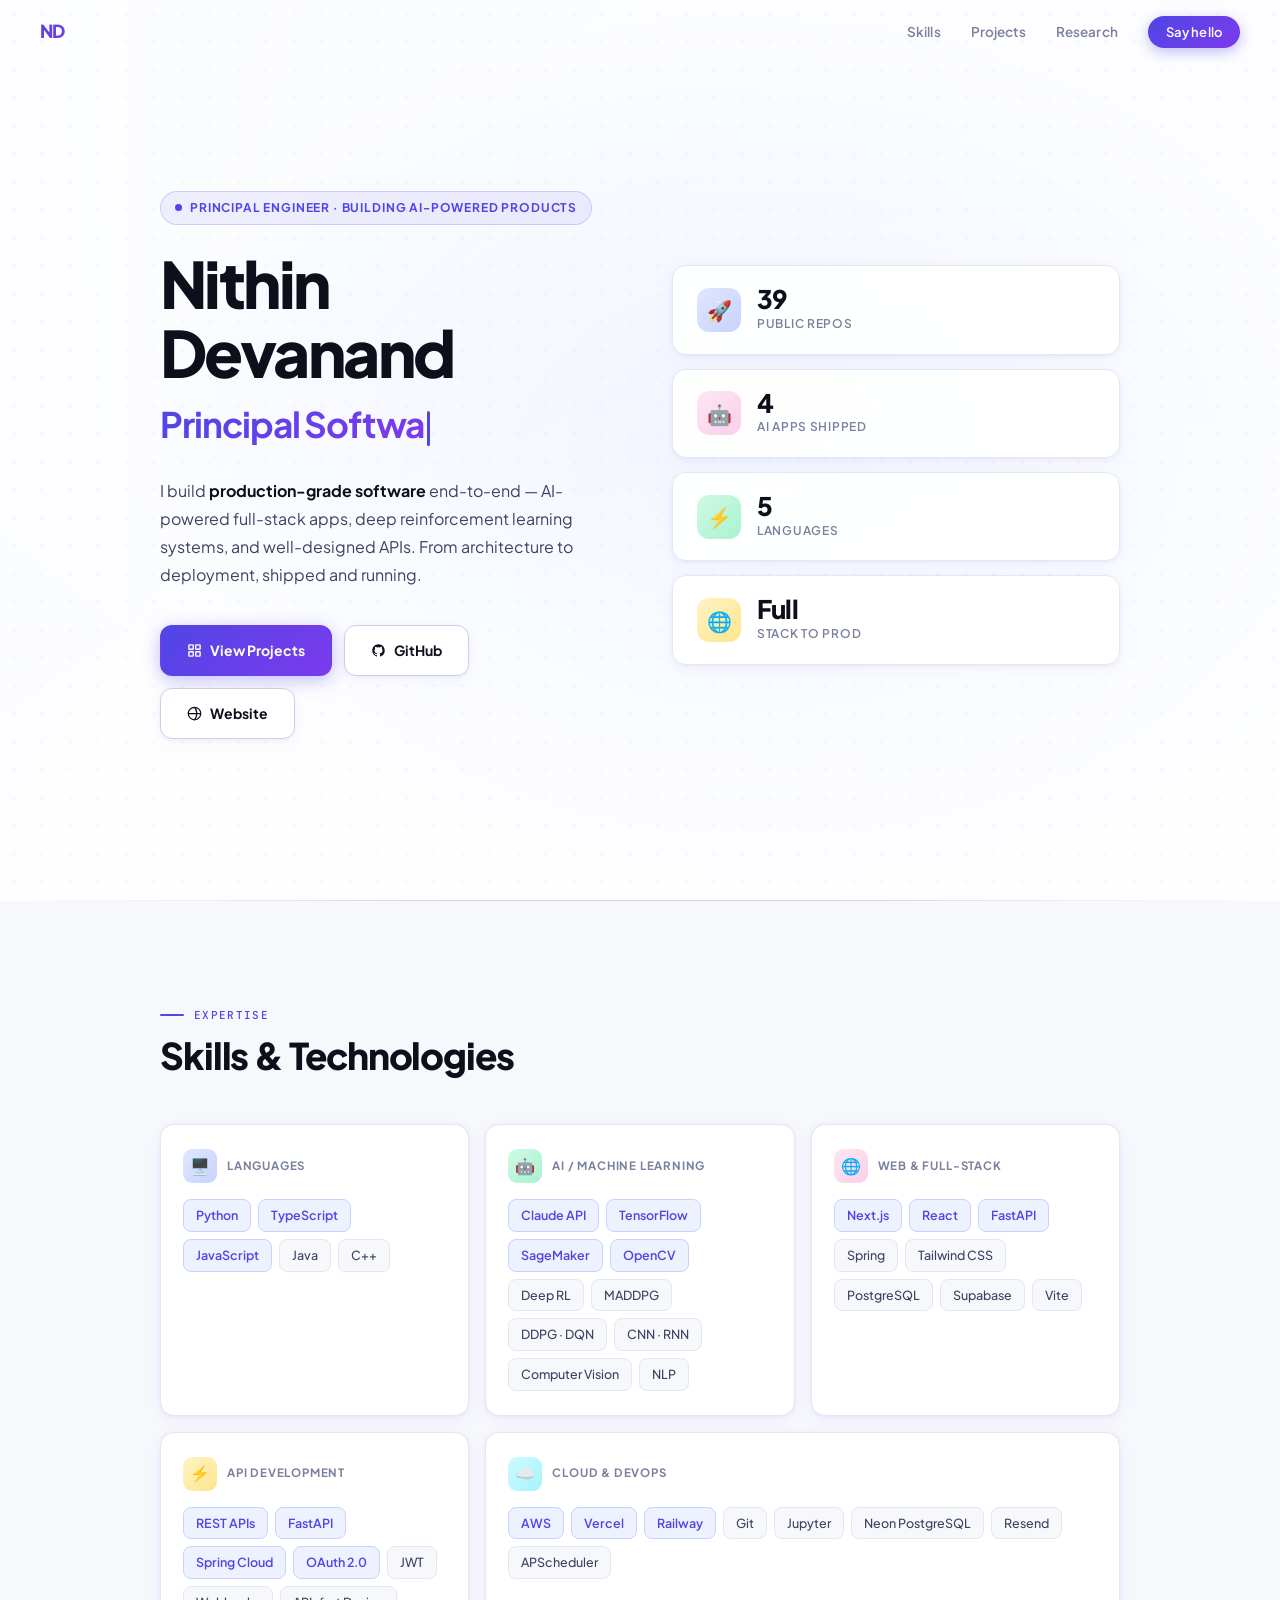
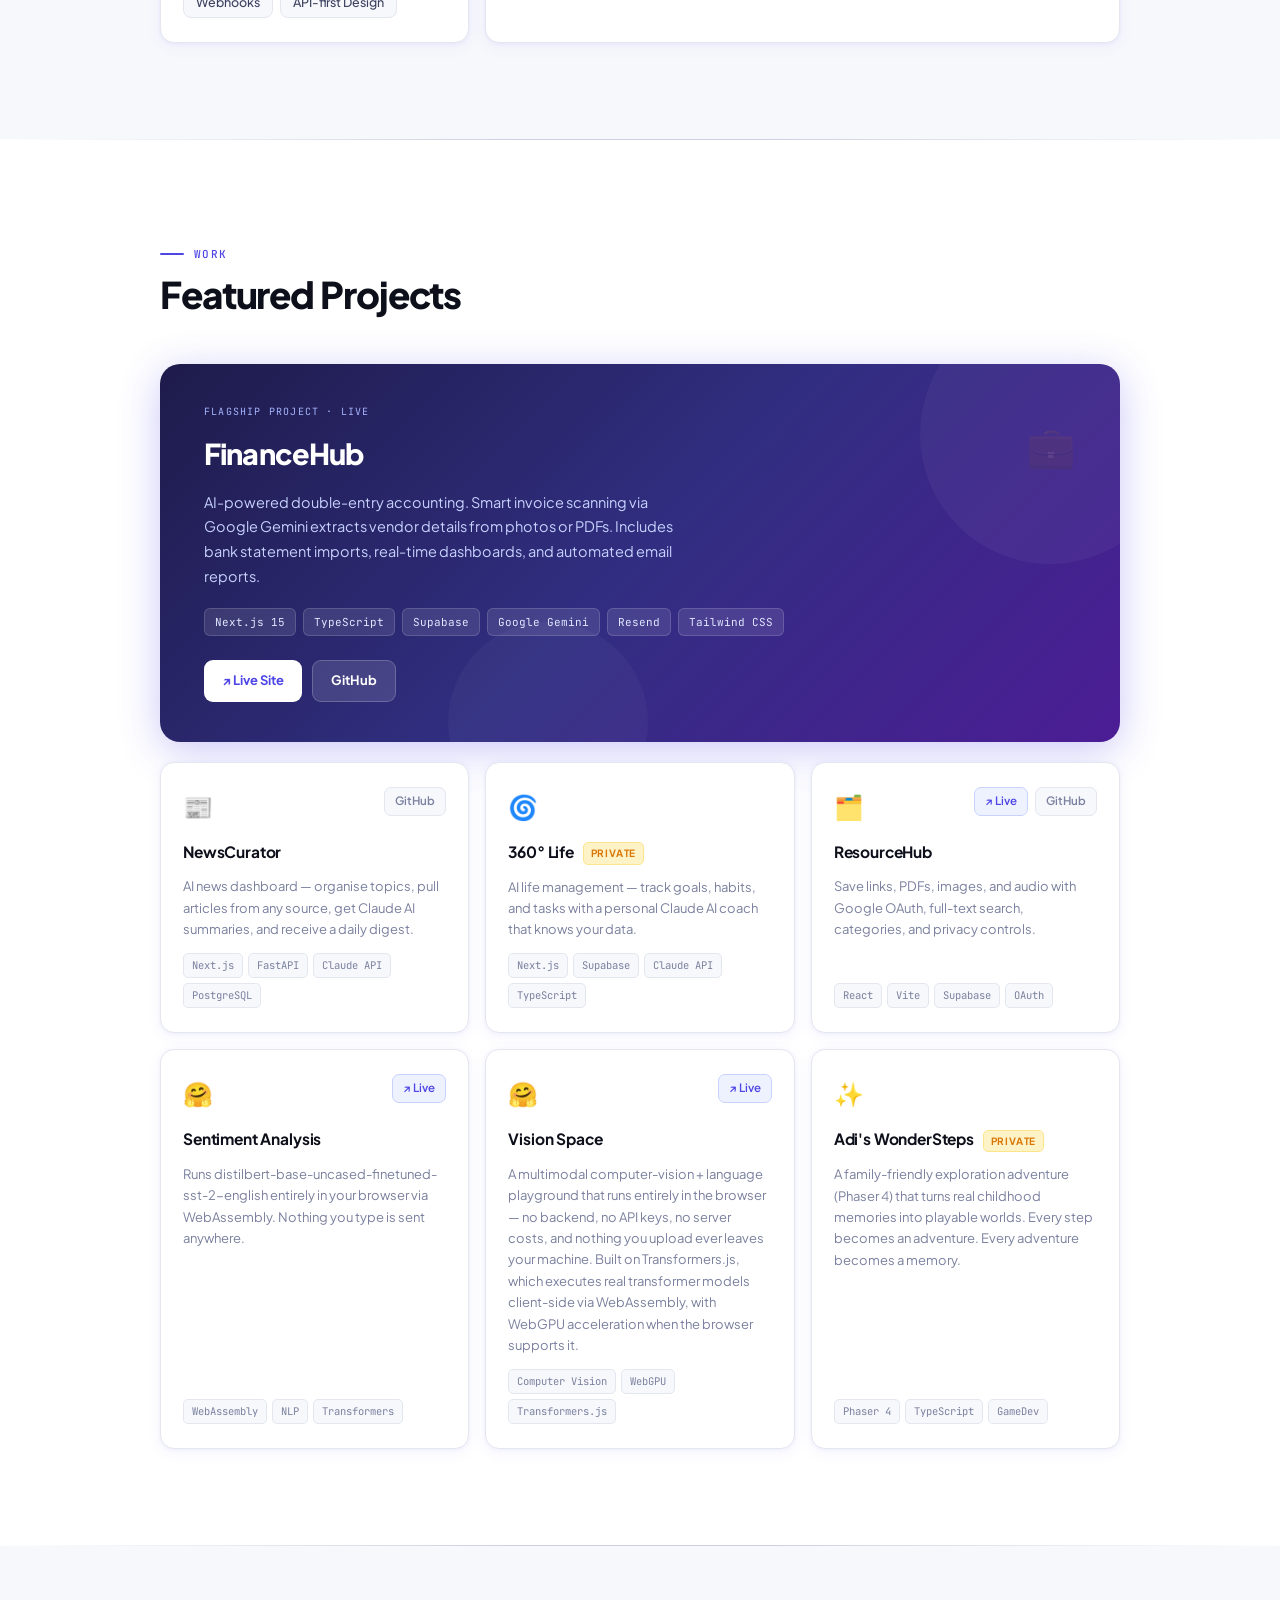
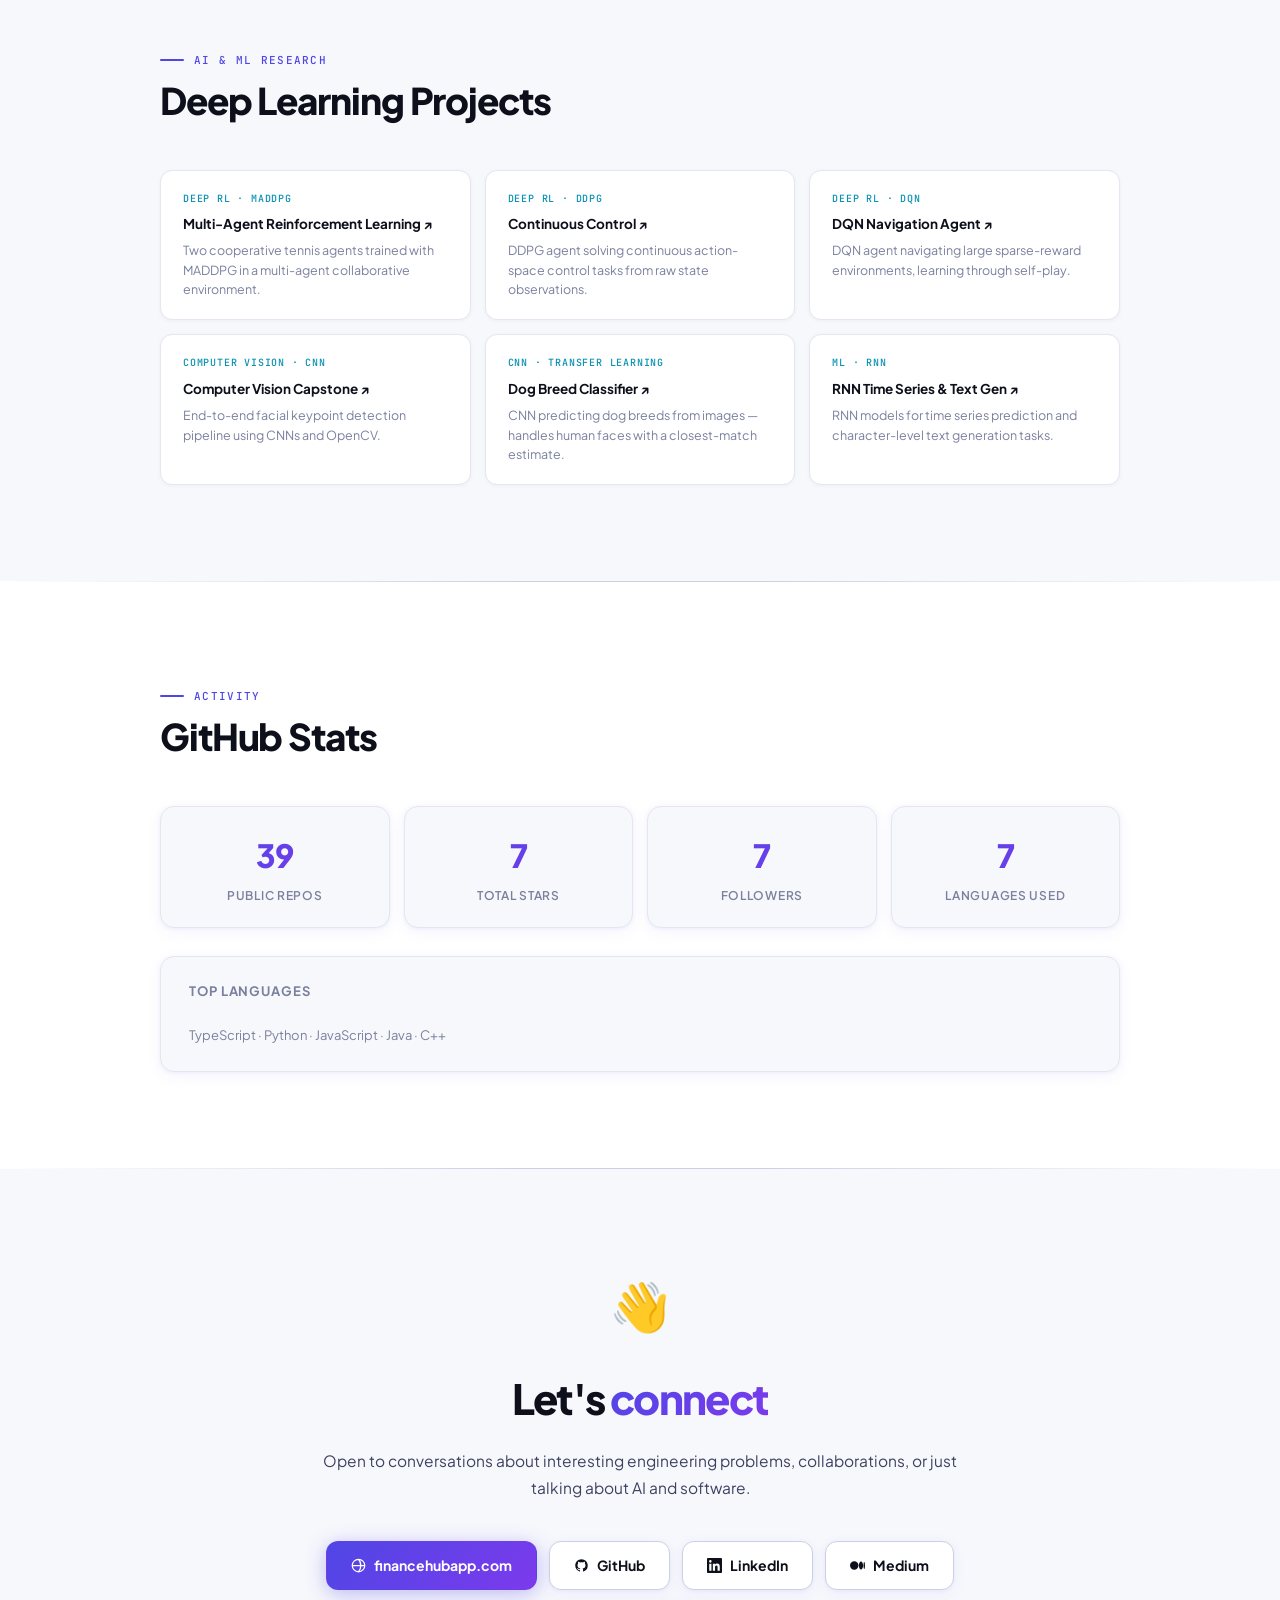
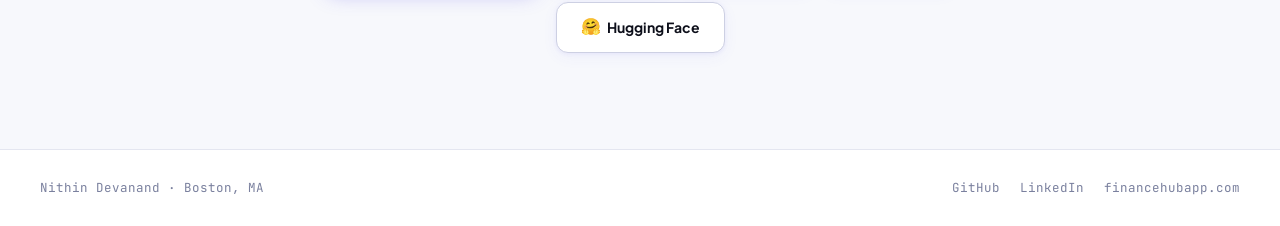
<file: index.html>
<!DOCTYPE html>
<html lang="en">

<head>
  <meta charset="UTF-8" />
  <meta name="viewport" content="width=device-width, initial-scale=1.0" />
  <title>Nithin Devanand — Principal Software Engineer</title>
  <meta name="description"
    content="Principal Software Engineer in Boston, MA. Full-stack AI applications, deep reinforcement learning, and API architecture." />
  <link rel="preconnect" href="https://fonts.googleapis.com" />
  <link rel="preconnect" href="https://fonts.gstatic.com" crossorigin />
  <link
    href="https://fonts.googleapis.com/css2?family=Plus+Jakarta+Sans:wght@300;400;500;600;700;800&family=JetBrains+Mono:wght@400;500&display=swap"
    rel="stylesheet" />

  <style>
    /* ── RESET ─────────────────────────────────────────── */
    *,
    *::before,
    *::after {
      box-sizing: border-box;
      margin: 0;
      padding: 0;
    }

    :root {
      --bg: #ffffff;
      --bg2: #f7f8fc;
      --bg3: #eef0f8;
      --border: #e4e6f0;
      --border2: #cdd0e3;
      --text: #0d0f1a;
      --text2: #3d4260;
      --muted: #7a809e;
      --muted2: #a8aec8;
      --indigo: #4f46e5;
      --violet: #7c3aed;
      --cyan: #0891b2;
      --grad: linear-gradient(135deg, #4f46e5, #7c3aed);
      --grad-r: linear-gradient(135deg, #7c3aed, #4f46e5);
      --shadow-s: 0 1px 4px rgba(79, 70, 229, .07), 0 4px 16px rgba(79, 70, 229, .05);
      --shadow-m: 0 4px 24px rgba(79, 70, 229, .12), 0 12px 40px rgba(0, 0, 0, .06);
      --shadow-l: 0 8px 40px rgba(79, 70, 229, .18), 0 24px 60px rgba(0, 0, 0, .09);
      --r: 14px;
      --max: 960px;
    }

    html {
      scroll-behavior: smooth;
    }

    body {
      font-family: 'Plus Jakarta Sans', sans-serif;
      background: var(--bg);
      color: var(--text);
      line-height: 1.65;
      overflow-x: hidden;
    }

    a {
      text-decoration: none;
      color: inherit;
    }

    ::-webkit-scrollbar {
      width: 5px;
    }

    ::-webkit-scrollbar-track {
      background: var(--bg2);
    }

    ::-webkit-scrollbar-thumb {
      background: #c4c7e0;
      border-radius: 3px;
    }

    /* ── NAV ────────────────────────────────────────────── */
    nav {
      position: fixed;
      top: 0;
      left: 0;
      right: 0;
      z-index: 999;
      height: 62px;
      padding: 0 40px;
      display: flex;
      align-items: center;
      justify-content: space-between;
      transition: background .3s, box-shadow .3s;
    }

    nav.scrolled {
      background: rgba(255, 255, 255, .88);
      backdrop-filter: blur(18px);
      box-shadow: 0 1px 0 var(--border);
    }

    .nav-logo {
      font-weight: 800;
      font-size: 18px;
      letter-spacing: -.03em;
    }

    .nav-logo span {
      background: var(--grad);
      -webkit-background-clip: text;
      -webkit-text-fill-color: transparent;
    }

    .nav-links {
      display: flex;
      align-items: center;
      gap: 30px;
      list-style: none;
    }

    .nav-links a {
      color: var(--muted);
      font-size: 13.5px;
      font-weight: 600;
      letter-spacing: .01em;
      transition: color .2s;
    }

    .nav-links a:hover {
      color: var(--indigo);
    }

    .nav-pill {
      background: var(--grad);
      color: #fff !important;
      padding: 8px 18px;
      border-radius: 999px;
      font-size: 13px !important;
      box-shadow: 0 4px 14px rgba(79, 70, 229, .35);
      transition: transform .2s, box-shadow .2s !important;
    }

    .nav-pill:hover {
      transform: translateY(-2px) !important;
      box-shadow: 0 6px 20px rgba(79, 70, 229, .45) !important;
    }

    /* ── HERO ───────────────────────────────────────────── */
    #hero {
      min-height: 100vh;
      display: flex;
      align-items: center;
      padding: 110px 40px 80px;
      position: relative;
      overflow: hidden;
    }

    /* Animated mesh gradient */
    .hero-mesh {
      position: absolute;
      inset: -50%;
      z-index: 0;
      background: conic-gradient(from 0deg at 30% 60%, #e0e7ff 0%, #f0f4ff 25%, #faf5ff 50%, #e0e7ff 75%, #f0f4ff 100%);
      animation: rotateMesh 24s linear infinite;
      opacity: .7;
    }

    @keyframes rotateMesh {
      to {
        transform: rotate(360deg);
      }
    }

    .hero-fade {
      position: absolute;
      inset: 0;
      z-index: 1;
      background: radial-gradient(ellipse 70% 70% at 60% 50%, transparent, rgba(255, 255, 255, .85) 70%);
    }

    .hero-dots {
      position: absolute;
      inset: 0;
      z-index: 1;
      background-image: radial-gradient(circle, #4f46e512 1px, transparent 1px);
      background-size: 28px 28px;
    }

    .hero-inner {
      position: relative;
      z-index: 2;
      max-width: var(--max);
      margin: 0 auto;
      width: 100%;
      display: grid;
      grid-template-columns: 1fr 1fr;
      gap: 64px;
      align-items: center;
    }

    @media(max-width:860px) {
      .hero-inner {
        grid-template-columns: 1fr;
        gap: 48px;
      }
    }

    .hero-left {}

    .hero-chip {
      display: inline-flex;
      align-items: center;
      gap: 8px;
      background: rgba(79, 70, 229, .08);
      border: 1px solid rgba(79, 70, 229, .2);
      color: var(--indigo);
      font-size: 12px;
      font-weight: 700;
      letter-spacing: .07em;
      text-transform: uppercase;
      padding: 6px 14px;
      border-radius: 999px;
      margin-bottom: 24px;
      animation: chipIn .7s cubic-bezier(.34, 1.56, .64, 1) both;
    }

    @keyframes chipIn {
      from {
        opacity: 0;
        transform: translateY(-12px) scale(.9);
      }
    }

    .hero-chip-dot {
      width: 7px;
      height: 7px;
      border-radius: 50%;
      background: var(--indigo);
      animation: blink 2s ease-in-out infinite;
    }

    @keyframes blink {

      0%,
      100% {
        opacity: 1
      }

      50% {
        opacity: .3
      }
    }

    .hero-h1 {
      font-size: clamp(2.4rem, 6vw, 4rem);
      font-weight: 800;
      letter-spacing: -.04em;
      line-height: 1.08;
      margin-bottom: 8px;
      animation: fadeUp .7s .1s both;
    }

    .hero-role-line {
      font-size: clamp(1.4rem, 3.5vw, 2.2rem);
      font-weight: 700;
      letter-spacing: -.03em;
      margin-bottom: 24px;
      min-height: 1.4em;
      animation: fadeUp .7s .2s both;
    }

    .grad-text {
      background: var(--grad);
      -webkit-background-clip: text;
      -webkit-text-fill-color: transparent;
    }

    /* Typewriter cursor */
    .cursor {
      display: inline-block;
      width: 3px;
      height: 1em;
      background: var(--indigo);
      margin-left: 3px;
      vertical-align: middle;
      animation: cursorBlink .9s step-end infinite;
      border-radius: 2px;
    }

    @keyframes cursorBlink {

      0%,
      100% {
        opacity: 1
      }

      50% {
        opacity: 0
      }
    }

    .hero-desc {
      font-size: 16px;
      color: var(--text2);
      line-height: 1.75;
      max-width: 460px;
      margin-bottom: 36px;
      animation: fadeUp .7s .3s both;
    }

    .hero-desc strong {
      color: var(--text);
    }

    .hero-btns {
      display: flex;
      flex-wrap: wrap;
      gap: 12px;
      align-items: center;
      animation: fadeUp .7s .4s both;
    }

    .btn {
      display: inline-flex;
      align-items: center;
      gap: 8px;
      padding: 13px 26px;
      border-radius: 12px;
      font-size: 14px;
      font-weight: 700;
      transition: transform .2s, box-shadow .2s;
      cursor: pointer;
      border: none;
      font-family: inherit;
    }

    .btn-primary {
      background: var(--grad);
      color: #fff;
      box-shadow: 0 4px 18px rgba(79, 70, 229, .35);
      border: 1.5px solid transparent;
    }

    .btn-primary:hover {
      transform: translateY(-3px);
      box-shadow: 0 8px 28px rgba(79, 70, 229, .45);
    }

    .btn-outline {
      background: var(--bg);
      color: var(--text);
      border: 1.5px solid var(--border2);
      box-shadow: var(--shadow-s);
    }

    .btn-outline:hover {
      transform: translateY(-3px);
      box-shadow: var(--shadow-m);
      border-color: #a5b4fc;
      color: var(--indigo);
    }

    /* Hero right — floating cards */
    .hero-right {
      display: flex;
      flex-direction: column;
      gap: 14px;
      animation: fadeUp .7s .35s both;
    }

    @media(max-width:860px) {
      .hero-right {
        display: grid;
        grid-template-columns: 1fr 1fr;
      }
    }

    @media(max-width:480px) {
      .hero-right {
        grid-template-columns: 1fr;
      }
    }

    .stat-card {
      background: rgba(255, 255, 255, .9);
      border: 1px solid var(--border);
      border-radius: var(--r);
      padding: 20px 24px;
      box-shadow: var(--shadow-s);
      backdrop-filter: blur(12px);
      display: flex;
      align-items: center;
      gap: 16px;
      transition: transform .3s, box-shadow .3s;
      animation: floatCard 5s ease-in-out infinite alternate;
    }

    .stat-card:nth-child(2) {
      animation-delay: -1.5s;
    }

    .stat-card:nth-child(3) {
      animation-delay: -3s;
    }

    .stat-card:nth-child(4) {
      animation-delay: -4.5s;
    }

    @keyframes floatCard {
      from {
        transform: translateY(0);
      }

      to {
        transform: translateY(-6px);
      }
    }

    .stat-card:hover {
      transform: translateY(-6px) scale(1.02) !important;
      box-shadow: var(--shadow-m) !important;
    }

    .stat-icon {
      width: 44px;
      height: 44px;
      border-radius: 12px;
      display: flex;
      align-items: center;
      justify-content: center;
      font-size: 20px;
      flex-shrink: 0;
    }

    .si-1 {
      background: linear-gradient(135deg, #e0e7ff, #c7d2fe);
    }

    .si-2 {
      background: linear-gradient(135deg, #fce7f3, #fbcfe8);
    }

    .si-3 {
      background: linear-gradient(135deg, #d1fae5, #a7f3d0);
    }

    .si-4 {
      background: linear-gradient(135deg, #fef3c7, #fde68a);
    }

    .stat-info {}

    .stat-num {
      font-size: 1.6rem;
      font-weight: 800;
      letter-spacing: -.03em;
      line-height: 1;
    }

    .stat-lbl {
      font-size: 12px;
      color: var(--muted);
      font-weight: 600;
      text-transform: uppercase;
      letter-spacing: .06em;
      margin-top: 2px;
    }

    /* ── ANIMATIONS shared ──────────────────────────────── */
    @keyframes fadeUp {
      from {
        opacity: 0;
        transform: translateY(24px);
      }

      to {
        opacity: 1;
        transform: none;
      }
    }

    .reveal {
      opacity: 0;
      transform: translateY(32px);
      transition: opacity .7s ease, transform .7s ease;
    }

    .reveal.in {
      opacity: 1;
      transform: none;
    }

    .reveal-d1 {
      transition-delay: .08s;
    }

    .reveal-d2 {
      transition-delay: .16s;
    }

    .reveal-d3 {
      transition-delay: .24s;
    }

    .reveal-d4 {
      transition-delay: .32s;
    }

    .reveal-d5 {
      transition-delay: .40s;
    }

    /* ── SECTION COMMON ─────────────────────────────────── */
    section:not(#hero) {
      padding: 96px 40px;
    }

    .container {
      max-width: var(--max);
      margin: 0 auto;
    }

    .eyebrow {
      font-family: 'JetBrains Mono', monospace;
      font-size: 11px;
      font-weight: 500;
      color: var(--indigo);
      letter-spacing: .12em;
      text-transform: uppercase;
      margin-bottom: 10px;
      display: inline-flex;
      align-items: center;
      gap: 10px;
    }

    .eyebrow::before {
      content: '';
      width: 24px;
      height: 2px;
      background: var(--indigo);
      border-radius: 1px;
    }

    .sec-title {
      font-size: clamp(1.7rem, 3.5vw, 2.3rem);
      font-weight: 800;
      letter-spacing: -.03em;
      margin-bottom: 48px;
      line-height: 1.15;
    }

    .divider {
      height: 1px;
      background: linear-gradient(90deg, transparent, var(--border2) 40%, var(--border2) 60%, transparent);
    }

    /* ── SKILLS ─────────────────────────────────────────── */
    #skills {
      background: var(--bg2);
    }

    .skills-grid {
      display: grid;
      grid-template-columns: repeat(3, 1fr);
      gap: 16px;
    }

    @media(max-width:860px) {
      .skills-grid {
        grid-template-columns: 1fr 1fr;
      }
    }

    @media(max-width:540px) {
      .skills-grid {
        grid-template-columns: 1fr;
      }
    }

    .sk-card {
      background: var(--bg);
      border: 1px solid var(--border);
      border-radius: var(--r);
      padding: 24px 22px;
      box-shadow: var(--shadow-s);
      transition: transform .3s, box-shadow .3s, border-color .3s;
    }

    .sk-card:hover {
      transform: translateY(-4px);
      box-shadow: var(--shadow-m);
      border-color: #a5b4fc;
    }

    .sk-card.wide {
      grid-column: span 2;
    }

    @media(max-width:860px) {
      .sk-card.wide {
        grid-column: span 1;
      }
    }

    .sk-head {
      display: flex;
      align-items: center;
      gap: 10px;
      margin-bottom: 16px;
    }

    .sk-ico {
      width: 34px;
      height: 34px;
      border-radius: 9px;
      display: flex;
      align-items: center;
      justify-content: center;
      font-size: 16px;
      flex-shrink: 0;
    }

    .sk-ico-a {
      background: linear-gradient(135deg, #e0e7ff, #c7d2fe);
    }

    .sk-ico-b {
      background: linear-gradient(135deg, #d1fae5, #a7f3d0);
    }

    .sk-ico-c {
      background: linear-gradient(135deg, #fce7f3, #fbcfe8);
    }

    .sk-ico-d {
      background: linear-gradient(135deg, #fef3c7, #fde68a);
    }

    .sk-ico-e {
      background: linear-gradient(135deg, #cffafe, #a5f3fc);
    }

    .sk-label {
      font-size: 11.5px;
      font-weight: 700;
      text-transform: uppercase;
      letter-spacing: .07em;
      color: var(--muted);
    }

    .sk-tags {
      display: flex;
      flex-wrap: wrap;
      gap: 7px;
    }

    .sk-tag {
      font-size: 12.5px;
      font-weight: 500;
      padding: 5px 12px;
      border-radius: 8px;
      background: var(--bg2);
      border: 1px solid var(--border);
      color: var(--text2);
      transition: background .2s, border-color .2s, color .2s, transform .2s;
      cursor: default;
    }

    .sk-tag:hover {
      background: #eef2ff;
      border-color: #a5b4fc;
      color: var(--indigo);
      transform: translateY(-1px);
    }

    .sk-tag.star {
      background: #eef2ff;
      border-color: #c7d2fe;
      color: var(--indigo);
      font-weight: 600;
    }

    /* ── PROJECTS ───────────────────────────────────────── */
    #projects {
      background: var(--bg);
    }

    .proj-hero-card {
      background: linear-gradient(135deg, #1e1b4b 0%, #312e81 50%, #4c1d95 100%);
      border-radius: 20px;
      padding: 40px 44px;
      display: grid;
      grid-template-columns: 1fr auto;
      gap: 32px;
      align-items: start;
      margin-bottom: 20px;
      position: relative;
      overflow: hidden;
      box-shadow: 0 8px 40px rgba(79, 70, 229, .3);
      transition: transform .3s, box-shadow .3s;
    }

    .proj-hero-card:hover {
      transform: translateY(-4px);
      box-shadow: 0 16px 60px rgba(79, 70, 229, .4);
    }

    .proj-hero-card::before {
      content: '';
      position: absolute;
      top: -60px;
      right: -60px;
      width: 260px;
      height: 260px;
      border-radius: 50%;
      background: rgba(255, 255, 255, .04);
      pointer-events: none;
    }

    .proj-hero-card::after {
      content: '';
      position: absolute;
      bottom: -80px;
      left: 30%;
      width: 200px;
      height: 200px;
      border-radius: 50%;
      background: rgba(255, 255, 255, .03);
      pointer-events: none;
    }

    @media(max-width:640px) {
      .proj-hero-card {
        grid-template-columns: 1fr;
        padding: 28px 24px;
      }
    }

    .phc-eyebrow {
      font-family: 'JetBrains Mono', monospace;
      font-size: 10px;
      color: #a5b4fc;
      letter-spacing: .12em;
      text-transform: uppercase;
      margin-bottom: 10px;
    }

    .phc-title {
      font-size: 1.8rem;
      font-weight: 800;
      color: #fff;
      letter-spacing: -.03em;
      margin-bottom: 12px;
    }

    .phc-desc {
      font-size: 14.5px;
      color: #c7d2fe;
      line-height: 1.7;
      max-width: 480px;
      margin-bottom: 20px;
    }

    .phc-tags {
      display: flex;
      flex-wrap: wrap;
      gap: 7px;
      margin-bottom: 24px;
    }

    .phc-tag {
      font-family: 'JetBrains Mono', monospace;
      font-size: 11px;
      padding: 4px 10px;
      border-radius: 6px;
      background: rgba(255, 255, 255, .1);
      color: #e0e7ff;
      border: 1px solid rgba(255, 255, 255, .15);
    }

    .phc-links {
      display: flex;
      gap: 10px;
    }

    .phc-link {
      display: inline-flex;
      align-items: center;
      gap: 6px;
      padding: 9px 18px;
      border-radius: 9px;
      font-size: 13px;
      font-weight: 700;
      transition: all .2s;
    }

    .phc-link.live {
      background: #fff;
      color: var(--indigo);
    }

    .phc-link.live:hover {
      background: #eef2ff;
      transform: translateY(-2px);
    }

    .phc-link.gh {
      background: rgba(255, 255, 255, .12);
      color: #fff;
      border: 1px solid rgba(255, 255, 255, .2);
    }

    .phc-link.gh:hover {
      background: rgba(255, 255, 255, .2);
      transform: translateY(-2px);
    }

    .phc-badge {
      font-size: 2.5rem;
      opacity: .15;
      text-align: center;
      padding-top: 8px;
    }

    .proj-grid {
      display: grid;
      grid-template-columns: repeat(3, 1fr);
      gap: 16px;
    }

    @media(max-width:860px) {
      .proj-grid {
        grid-template-columns: 1fr 1fr;
      }
    }

    @media(max-width:540px) {
      .proj-grid {
        grid-template-columns: 1fr;
      }
    }

    .proj-card {
      background: var(--bg);
      border: 1px solid var(--border);
      border-radius: var(--r);
      padding: 24px 22px;
      box-shadow: var(--shadow-s);
      display: flex;
      flex-direction: column;
      gap: 12px;
      position: relative;
      overflow: hidden;
      transition: transform .3s, box-shadow .3s, border-color .3s;
    }

    .proj-card::after {
      content: '';
      position: absolute;
      inset: 0;
      border-radius: var(--r);
      background: var(--grad);
      opacity: 0;
      transition: opacity .3s;
      pointer-events: none;
      mix-blend-mode: normal;
      z-index: 0;
    }

    .proj-card>* {
      position: relative;
      z-index: 1;
    }

    .proj-card:hover {
      transform: translateY(-5px);
      box-shadow: var(--shadow-l);
      border-color: #a5b4fc;
    }

    .proj-top {
      display: flex;
      justify-content: space-between;
      align-items: flex-start;
    }

    .proj-emoji {
      font-size: 24px;
    }

    .proj-links-row {
      display: flex;
      gap: 7px;
    }

    .plink {
      display: inline-flex;
      align-items: center;
      gap: 4px;
      font-size: 11.5px;
      font-weight: 600;
      color: var(--muted);
      padding: 4px 10px;
      border-radius: 7px;
      border: 1px solid var(--border);
      background: var(--bg2);
      transition: all .2s;
    }

    .plink:hover {
      color: var(--indigo);
      border-color: #a5b4fc;
      background: #eef2ff;
    }

    .plink.live-link {
      color: var(--indigo);
      border-color: #c7d2fe;
      background: #eef2ff;
    }

    .proj-title {
      font-size: 15.5px;
      font-weight: 700;
      letter-spacing: -.01em;
    }

    .pvt {
      display: inline-block;
      font-size: 10px;
      font-weight: 700;
      text-transform: uppercase;
      letter-spacing: .06em;
      color: #d97706;
      background: #fef3c7;
      border: 1px solid #fde68a;
      padding: 2px 7px;
      border-radius: 5px;
      margin-left: 6px;
      vertical-align: middle;
    }

    .proj-desc {
      font-size: 13px;
      color: var(--muted);
      line-height: 1.65;
      flex: 1;
    }

    .proj-tags {
      display: flex;
      flex-wrap: wrap;
      gap: 5px;
    }

    .ptag {
      font-family: 'JetBrains Mono', monospace;
      font-size: 10.5px;
      padding: 3px 8px;
      border-radius: 5px;
      background: var(--bg2);
      border: 1px solid var(--border);
      color: var(--muted);
    }

    /* ── RESEARCH ────────────────────────────────────────── */
    #research {
      background: var(--bg2);
    }

    .ml-grid {
      display: grid;
      grid-template-columns: repeat(3, 1fr);
      gap: 14px;
    }

    @media(max-width:860px) {
      .ml-grid {
        grid-template-columns: 1fr 1fr;
      }
    }

    @media(max-width:480px) {
      .ml-grid {
        grid-template-columns: 1fr;
      }
    }

    .ml-card {
      background: var(--bg);
      border: 1px solid var(--border);
      border-radius: 12px;
      padding: 20px 22px;
      display: flex;
      flex-direction: column;
      gap: 6px;
      transition: border-color .2s, box-shadow .2s, transform .2s;
      box-shadow: 0 1px 4px rgba(0, 0, 0, .04);
    }

    .ml-card:hover {
      border-color: #a5b4fc;
      box-shadow: 0 4px 20px rgba(79, 70, 229, .12);
      transform: translateY(-3px);
    }

    .ml-badge {
      font-family: 'JetBrains Mono', monospace;
      font-size: 10px;
      font-weight: 500;
      color: var(--cyan);
      letter-spacing: .08em;
      text-transform: uppercase;
    }

    .ml-name {
      font-size: 13.5px;
      font-weight: 700;
    }

    .ml-name a {
      color: var(--text);
      transition: color .2s;
    }

    .ml-name a:hover {
      color: var(--indigo);
    }

    .ml-desc {
      font-size: 12.5px;
      color: var(--muted);
      line-height: 1.55;
    }

    /* ── STATS ───────────────────────────────────────────── */
    #stats {
      background: var(--bg);
    }

    .stats-grid {
      display: grid;
      grid-template-columns: repeat(4, 1fr);
      gap: 14px;
      margin-bottom: 28px;
    }

    @media(max-width:720px) {
      .stats-grid {
        grid-template-columns: repeat(2, 1fr);
      }
    }

    @media(max-width:400px) {
      .stats-grid {
        grid-template-columns: 1fr 1fr;
      }
    }

    .stat-box {
      background: var(--bg2);
      border: 1px solid var(--border);
      border-radius: var(--r);
      padding: 22px 20px;
      text-align: center;
      box-shadow: var(--shadow-s);
      transition: transform .3s, box-shadow .3s, border-color .3s;
    }

    .stat-box:hover {
      transform: translateY(-4px);
      box-shadow: var(--shadow-m);
      border-color: #a5b4fc;
    }

    .stat-box-num {
      font-size: 2rem;
      font-weight: 800;
      letter-spacing: -.03em;
      background: var(--grad);
      -webkit-background-clip: text;
      -webkit-text-fill-color: transparent;
    }

    .stat-box-lbl {
      font-size: 12px;
      color: var(--muted);
      font-weight: 600;
      text-transform: uppercase;
      letter-spacing: .06em;
      margin-top: 4px;
    }

    .langs-card {
      background: var(--bg2);
      border: 1px solid var(--border);
      border-radius: var(--r);
      padding: 24px 28px;
      box-shadow: var(--shadow-s);
    }

    .langs-title {
      font-size: 13px;
      font-weight: 700;
      text-transform: uppercase;
      letter-spacing: .07em;
      color: var(--muted);
      margin-bottom: 18px;
    }

    .lang-row {
      display: flex;
      align-items: center;
      gap: 12px;
      margin-bottom: 12px;
    }

    .lang-name {
      font-family: 'JetBrains Mono', monospace;
      font-size: 12px;
      font-weight: 500;
      color: var(--text2);
      min-width: 110px;
    }

    .lang-bar-wrap {
      flex: 1;
      height: 7px;
      background: var(--bg3);
      border-radius: 999px;
      overflow: hidden;
    }

    .lang-bar {
      height: 100%;
      border-radius: 999px;
      width: 0;
      transition: width 1.2s cubic-bezier(.4, 0, .2, 1);
    }

    .lang-pct {
      font-family: 'JetBrains Mono', monospace;
      font-size: 11px;
      color: var(--muted);
      min-width: 38px;
      text-align: right;
    }

    /* ── CONNECT ─────────────────────────────────────────── */
    #connect {
      background: var(--bg2);
      text-align: center;
    }

    .connect-inner {
      max-width: 640px;
      margin: 0 auto;
    }

    .connect-glyph {
      font-size: 3rem;
      margin-bottom: 20px;
      animation: wave 2.5s ease-in-out infinite;
      display: inline-block;
    }

    @keyframes wave {

      0%,
      100% {
        transform: rotate(0deg)
      }

      25% {
        transform: rotate(18deg)
      }

      75% {
        transform: rotate(-10deg)
      }
    }

    .connect-title {
      font-size: clamp(1.8rem, 4vw, 2.6rem);
      font-weight: 800;
      letter-spacing: -.04em;
      margin-bottom: 14px;
    }

    .connect-sub {
      font-size: 15.5px;
      color: var(--text2);
      line-height: 1.75;
      margin-bottom: 40px;
    }

    .connect-row {
      display: flex;
      flex-wrap: wrap;
      gap: 12px;
      justify-content: center;
    }

    .cl {
      display: inline-flex;
      align-items: center;
      gap: 8px;
      padding: 12px 24px;
      border-radius: 12px;
      font-size: 14px;
      font-weight: 700;
      transition: all .2s;
      border: 1.5px solid var(--border2);
      background: var(--bg);
      color: var(--text);
      box-shadow: var(--shadow-s);
    }

    .cl:hover {
      transform: translateY(-3px);
      box-shadow: var(--shadow-m);
      border-color: #a5b4fc;
      color: var(--indigo);
    }

    .cl.primary {
      background: var(--grad);
      color: #fff;
      border-color: transparent;
      box-shadow: 0 4px 20px rgba(79, 70, 229, .35);
    }

    .cl.primary:hover {
      box-shadow: 0 8px 30px rgba(79, 70, 229, .45);
      color: #fff;
    }

    /* ── FOOTER ──────────────────────────────────────────── */
    footer {
      padding: 28px 40px;
      border-top: 1px solid var(--border);
      display: flex;
      align-items: center;
      justify-content: space-between;
      flex-wrap: wrap;
      gap: 12px;
      font-size: 12.5px;
      color: var(--muted);
      font-family: 'JetBrains Mono', monospace;
    }

    footer a {
      color: var(--muted);
      transition: color .2s;
    }

    footer a:hover {
      color: var(--indigo);
    }

    .footer-links {
      display: flex;
      gap: 20px;
    }

    /* ── RESPONSIVE MISC ─────────────────────────────────── */
    @media(max-width:640px) {
      nav {
        padding: 0 20px;
      }

      section:not(#hero) {
        padding: 64px 20px;
      }

      #hero {
        padding: 100px 20px 64px;
      }

      .nav-links li:not(:last-child) {
        display: none;
      }

      footer {
        flex-direction: column;
        text-align: center;
        padding: 24px 20px;
      }
    }
  </style>
</head>

<body>

  <!-- ── NAV ──────────────────────────────────────────────── -->
  <nav id="navbar">
    <a class="nav-logo" href="#"><span>ND</span></a>
    <ul class="nav-links">
      <li><a href="#skills">Skills</a></li>
      <li><a href="#projects">Projects</a></li>
      <li><a href="#research">Research</a></li>
      <li><a href="#connect" class="nav-pill">Say hello</a></li>
    </ul>
  </nav>

  <!-- ── HERO ─────────────────────────────────────────────── -->
  <section id="hero">
    <div class="hero-mesh"></div>
    <div class="hero-fade"></div>
    <div class="hero-dots"></div>

    <div class="hero-inner">
      <div class="hero-left">
        <div class="hero-chip"><span class="hero-chip-dot"></span> Principal Engineer · Building AI-powered products
        </div>
        <h1 class="hero-h1">Nithin<br />Devanand</h1>
        <div class="hero-role-line">
          <span class="grad-text" id="typed-role"></span><span class="cursor"></span>
        </div>
        <p class="hero-desc">
          I build <strong>production-grade software</strong> end-to-end — AI-powered full-stack apps,
          deep reinforcement learning systems, and well-designed APIs.
          From architecture to deployment, shipped and running.
        </p>
        <div class="hero-btns">
          <a class="btn btn-primary" href="#projects">
            <svg width="15" height="15" fill="none" stroke="currentColor" stroke-width="2.2" viewBox="0 0 24 24">
              <rect x="3" y="3" width="7" height="7" rx="1" />
              <rect x="14" y="3" width="7" height="7" rx="1" />
              <rect x="3" y="14" width="7" height="7" rx="1" />
              <rect x="14" y="14" width="7" height="7" rx="1" />
            </svg>
            View Projects
          </a>
          <a class="btn btn-outline" href="https://github.com/nithindd" target="_blank">
            <svg width="15" height="15" viewBox="0 0 24 24" fill="currentColor">
              <path
                d="M12 2C6.477 2 2 6.484 2 12.017c0 4.425 2.865 8.18 6.839 9.504.5.092.682-.217.682-.483 0-.237-.008-.868-.013-1.703-2.782.605-3.369-1.343-3.369-1.343-.454-1.158-1.11-1.466-1.11-1.466-.908-.62.069-.608.069-.608 1.003.07 1.531 1.032 1.531 1.032.892 1.53 2.341 1.088 2.91.832.092-.647.35-1.088.636-1.338-2.22-.253-4.555-1.113-4.555-4.951 0-1.093.39-1.988 1.029-2.688-.103-.253-.446-1.272.098-2.65 0 0 .84-.27 2.75 1.026A9.564 9.564 0 0112 6.844c.85.004 1.705.115 2.504.337 1.909-1.296 2.747-1.027 2.747-1.027.546 1.379.202 2.398.1 2.651.64.7 1.028 1.595 1.028 2.688 0 3.848-2.339 4.695-4.566 4.943.359.309.678.92.678 1.855 0 1.338-.012 2.419-.012 2.747 0 .268.18.58.688.482A10.019 10.019 0 0022 12.017C22 6.484 17.522 2 12 2z" />
            </svg>
            GitHub
          </a>
          <a class="btn btn-outline" href="https://www.financehubapp.com" target="_blank">
            <svg width="15" height="15" fill="none" stroke="currentColor" stroke-width="2" viewBox="0 0 24 24">
              <circle cx="12" cy="12" r="10" />
              <path d="M2 12h20M12 2a15.3 15.3 0 010 20" />
            </svg>
            Website
          </a>
        </div>
      </div>

      <div class="hero-right">
        <div class="stat-card">
          <div class="stat-icon si-1">🚀</div>
          <div class="stat-info">
            <div class="stat-num" data-count="39">0</div>
            <div class="stat-lbl">Public Repos</div>
          </div>
        </div>
        <div class="stat-card">
          <div class="stat-icon si-2">🤖</div>
          <div class="stat-info">
            <div class="stat-num" data-count="4">0</div>
            <div class="stat-lbl">AI Apps Shipped</div>
          </div>
        </div>
        <div class="stat-card">
          <div class="stat-icon si-3">⚡</div>
          <div class="stat-info">
            <div class="stat-num" data-count="5">0</div>
            <div class="stat-lbl">Languages</div>
          </div>
        </div>
        <div class="stat-card">
          <div class="stat-icon si-4">🌐</div>
          <div class="stat-info">
            <div class="stat-num">Full</div>
            <div class="stat-lbl">Stack to Prod</div>
          </div>
        </div>
      </div>
    </div>
  </section>

  <div class="divider"></div>

  <!-- ── SKILLS ────────────────────────────────────────────── -->
  <section id="skills">
    <div class="container">
      <div class="eyebrow reveal">Expertise</div>
      <h2 class="sec-title reveal">Skills &amp; Technologies</h2>
      <div class="skills-grid">

        <div class="sk-card reveal reveal-d1">
          <div class="sk-head">
            <div class="sk-ico sk-ico-a">🖥️</div><span class="sk-label">Languages</span>
          </div>
          <div class="sk-tags">
            <span class="sk-tag star">Python</span><span class="sk-tag star">TypeScript</span>
            <span class="sk-tag star">JavaScript</span><span class="sk-tag">Java</span><span class="sk-tag">C++</span>
          </div>
        </div>

        <div class="sk-card reveal reveal-d2">
          <div class="sk-head">
            <div class="sk-ico sk-ico-b">🤖</div><span class="sk-label">AI / Machine Learning</span>
          </div>
          <div class="sk-tags">
            <span class="sk-tag star">Claude API</span><span class="sk-tag star">TensorFlow</span>
            <span class="sk-tag star">SageMaker</span><span class="sk-tag star">OpenCV</span>
            <span class="sk-tag">Deep RL</span><span class="sk-tag">MADDPG</span>
            <span class="sk-tag">DDPG · DQN</span><span class="sk-tag">CNN · RNN</span>
            <span class="sk-tag">Computer Vision</span><span class="sk-tag">NLP</span>
          </div>
        </div>

        <div class="sk-card reveal reveal-d3">
          <div class="sk-head">
            <div class="sk-ico sk-ico-c">🌐</div><span class="sk-label">Web &amp; Full-Stack</span>
          </div>
          <div class="sk-tags">
            <span class="sk-tag star">Next.js</span><span class="sk-tag star">React</span>
            <span class="sk-tag star">FastAPI</span><span class="sk-tag">Spring</span>
            <span class="sk-tag">Tailwind CSS</span><span class="sk-tag">PostgreSQL</span>
            <span class="sk-tag">Supabase</span><span class="sk-tag">Vite</span>
          </div>
        </div>

        <div class="sk-card reveal reveal-d2">
          <div class="sk-head">
            <div class="sk-ico sk-ico-d">⚡</div><span class="sk-label">API Development</span>
          </div>
          <div class="sk-tags">
            <span class="sk-tag star">REST APIs</span><span class="sk-tag star">FastAPI</span>
            <span class="sk-tag star">Spring Cloud</span><span class="sk-tag star">OAuth 2.0</span>
            <span class="sk-tag">JWT</span><span class="sk-tag">Webhooks</span>
            <span class="sk-tag">API-first Design</span>
          </div>
        </div>

        <div class="sk-card wide reveal reveal-d3">
          <div class="sk-head">
            <div class="sk-ico sk-ico-e">☁️</div><span class="sk-label">Cloud &amp; DevOps</span>
          </div>
          <div class="sk-tags">
            <span class="sk-tag star">AWS</span><span class="sk-tag star">Vercel</span>
            <span class="sk-tag star">Railway</span><span class="sk-tag">Git</span>
            <span class="sk-tag">Jupyter</span><span class="sk-tag">Neon PostgreSQL</span>
            <span class="sk-tag">Resend</span><span class="sk-tag">APScheduler</span>
          </div>
        </div>

      </div>
    </div>
  </section>

  <div class="divider"></div>

  <!-- ── PROJECTS ──────────────────────────────────────────── -->
  <section id="projects">
    <div class="container">
      <div class="eyebrow reveal">Work</div>
      <h2 class="sec-title reveal">Featured Projects</h2>

      <!-- FinanceHub hero card -->
      <div class="proj-hero-card reveal">
        <div>
          <div class="phc-eyebrow">Flagship Project · Live</div>
          <div class="phc-title">FinanceHub</div>
          <div class="phc-desc">AI-powered double-entry accounting. Smart invoice scanning via Google Gemini extracts
            vendor details from photos or PDFs. Includes bank statement imports, real-time dashboards, and automated
            email reports.</div>
          <div class="phc-tags">
            <span class="phc-tag">Next.js 15</span><span class="phc-tag">TypeScript</span>
            <span class="phc-tag">Supabase</span><span class="phc-tag">Google Gemini</span>
            <span class="phc-tag">Resend</span><span class="phc-tag">Tailwind CSS</span>
          </div>
          <div class="phc-links">
            <a class="phc-link live" href="https://www.financehubapp.com" target="_blank">↗ Live Site</a>
            <a class="phc-link gh" href="https://github.com/nithindd/financehub" target="_blank">GitHub</a>
          </div>
        </div>
        <div class="phc-badge">💼</div>
      </div>

      <!-- 3-col project grid -->
      <div class="proj-grid">

        <div class="proj-card reveal reveal-d1">
          <div class="proj-top">
            <span class="proj-emoji">📰</span>
            <div class="proj-links-row">
              <a class="plink" href="https://github.com/nithindd/NewsCurator" target="_blank">GitHub</a>
            </div>
          </div>
          <div class="proj-title">NewsCurator</div>
          <div class="proj-desc">AI news dashboard — organise topics, pull articles from any source, get Claude AI
            summaries, and receive a daily digest.</div>
          <div class="proj-tags">
            <span class="ptag">Next.js</span><span class="ptag">FastAPI</span>
            <span class="ptag">Claude API</span><span class="ptag">PostgreSQL</span>
          </div>
        </div>

        <div class="proj-card reveal reveal-d2">
          <div class="proj-top">
            <span class="proj-emoji">🌀</span>
            <div class="proj-links-row"></div>
          </div>
          <div class="proj-title">360° Life <span class="pvt">Private</span></div>
          <div class="proj-desc">AI life management — track goals, habits, and tasks with a personal Claude AI coach
            that knows your data.</div>
          <div class="proj-tags">
            <span class="ptag">Next.js</span><span class="ptag">Supabase</span>
            <span class="ptag">Claude API</span><span class="ptag">TypeScript</span>
          </div>
        </div>

        <div class="proj-card reveal reveal-d3">
          <div class="proj-top">
            <span class="proj-emoji">🗂️</span>
            <div class="proj-links-row">
              <a class="plink live-link" href="https://resourcehubdeploy.vercel.app" target="_blank">↗ Live</a>
              <a class="plink" href="https://github.com/nithindd/resourcehub" target="_blank">GitHub</a>
            </div>
          </div>
          <div class="proj-title">ResourceHub</div>
          <div class="proj-desc">Save links, PDFs, images, and audio with Google OAuth, full-text search, categories,
            and privacy controls.</div>
          <div class="proj-tags">
            <span class="ptag">React</span><span class="ptag">Vite</span>
            <span class="ptag">Supabase</span><span class="ptag">OAuth</span>
          </div>
        </div>

        <div class="proj-card reveal reveal-d1">
          <div class="proj-top">
            <span class="proj-emoji">🤗</span>
            <div class="proj-links-row">
              <a class="plink live-link" href="https://huggingface.co/spaces/techresearchspace/sentiment-demo"
                target="_blank">↗ Live</a>
            </div>
          </div>
          <div class="proj-title">Sentiment Analysis</div>
          <div class="proj-desc">Runs distilbert-base-uncased-finetuned-sst-2-english entirely in your browser via
            WebAssembly. Nothing you type is sent anywhere.</div>
          <div class="proj-tags">
            <span class="ptag">WebAssembly</span><span class="ptag">NLP</span>
            <span class="ptag">Transformers</span>
          </div>
        </div>

        <div class="proj-card reveal reveal-d2">
          <div class="proj-top">
            <span class="proj-emoji">🤗</span>
            <div class="proj-links-row">
              <a class="plink live-link" href="https://huggingface.co/spaces/techresearchspace/vision-space"
                target="_blank">↗ Live</a>
            </div>
          </div>
          <div class="proj-title">Vision Space</div>
          <div class="proj-desc">A multimodal computer-vision + language playground that runs entirely in the browser —
            no backend, no API keys, no server costs, and nothing you upload ever leaves your machine. Built on
            Transformers.js, which executes real transformer models client-side via WebAssembly, with WebGPU
            acceleration when the browser supports it.</div>
          <div class="proj-tags">
            <span class="ptag">Computer Vision</span><span class="ptag">WebGPU</span>
            <span class="ptag">Transformers.js</span>
          </div>
        </div>

        <div class="proj-card reveal reveal-d3">
          <div class="proj-top">
            <span class="proj-emoji">✨</span>
            <div class="proj-links-row"></div>
          </div>
          <div class="proj-title">Adi's WonderSteps <span class="pvt">Private</span></div>
          <div class="proj-desc">A family-friendly exploration adventure (Phaser 4) that turns real childhood memories
            into playable worlds. Every step becomes an adventure. Every adventure becomes a memory.</div>
          <div class="proj-tags">
            <span class="ptag">Phaser 4</span><span class="ptag">TypeScript</span>
            <span class="ptag">GameDev</span>
          </div>
        </div>

      </div>
    </div>
  </section>

  <div class="divider"></div>

  <!-- ── RESEARCH ───────────────────────────────────────────── -->
  <section id="research">
    <div class="container">
      <div class="eyebrow reveal">AI &amp; ML Research</div>
      <h2 class="sec-title reveal">Deep Learning Projects</h2>
      <div class="ml-grid">
        <div class="ml-card reveal reveal-d1">
          <div class="ml-badge">Deep RL · MADDPG</div>
          <div class="ml-name"><a href="https://github.com/nithindd/DRLND_CollabAndCompete" target="_blank">Multi-Agent
              Reinforcement Learning ↗</a></div>
          <div class="ml-desc">Two cooperative tennis agents trained with MADDPG in a multi-agent collaborative
            environment.</div>
        </div>
        <div class="ml-card reveal reveal-d2">
          <div class="ml-badge">Deep RL · DDPG</div>
          <div class="ml-name"><a href="https://github.com/nithindd/ContinuousControl" target="_blank">Continuous
              Control ↗</a></div>
          <div class="ml-desc">DDPG agent solving continuous action-space control tasks from raw state observations.
          </div>
        </div>
        <div class="ml-card reveal reveal-d3">
          <div class="ml-badge">Deep RL · DQN</div>
          <div class="ml-name"><a href="https://github.com/nithindd/DRLND_Navigation" target="_blank">DQN Navigation
              Agent ↗</a></div>
          <div class="ml-desc">DQN agent navigating large sparse-reward environments, learning through self-play.</div>
        </div>
        <div class="ml-card reveal reveal-d1">
          <div class="ml-badge">Computer Vision · CNN</div>
          <div class="ml-name"><a href="https://github.com/nithindd/aind_computer_vision" target="_blank">Computer
              Vision Capstone ↗</a></div>
          <div class="ml-desc">End-to-end facial keypoint detection pipeline using CNNs and OpenCV.</div>
        </div>
        <div class="ml-card reveal reveal-d2">
          <div class="ml-badge">CNN · Transfer Learning</div>
          <div class="ml-name"><a href="https://github.com/nithindd/dog-classifier" target="_blank">Dog Breed Classifier
              ↗</a></div>
          <div class="ml-desc">CNN predicting dog breeds from images — handles human faces with a closest-match
            estimate.</div>
        </div>
        <div class="ml-card reveal reveal-d3">
          <div class="ml-badge">ML · RNN</div>
          <div class="ml-name"><a href="https://github.com/nithindd/aind2-rnn" target="_blank">RNN Time Series &amp;
              Text Gen ↗</a></div>
          <div class="ml-desc">RNN models for time series prediction and character-level text generation tasks.</div>
        </div>
      </div>
    </div>
  </section>

  <div class="divider"></div>

  <!-- ── GITHUB STATS ───────────────────────────────────────── -->
  <section id="stats">
    <div class="container">
      <div class="eyebrow reveal">Activity</div>
      <h2 class="sec-title reveal">GitHub Stats</h2>

      <!-- stat number boxes -->
      <div class="stats-grid reveal">
        <div class="stat-box">
          <div class="stat-box-num" id="s-repos">—</div>
          <div class="stat-box-lbl">Public Repos</div>
        </div>
        <div class="stat-box">
          <div class="stat-box-num" id="s-stars">—</div>
          <div class="stat-box-lbl">Total Stars</div>
        </div>
        <div class="stat-box">
          <div class="stat-box-num" id="s-followers">—</div>
          <div class="stat-box-lbl">Followers</div>
        </div>
        <div class="stat-box">
          <div class="stat-box-num" id="s-langs">—</div>
          <div class="stat-box-lbl">Languages Used</div>
        </div>
      </div>

      <!-- language breakdown -->
      <div class="langs-card reveal" id="langs-card">
        <div class="langs-title">Top Languages</div>
        <div id="langs-bars">
          <div style="color:var(--muted);font-size:13px;">Loading…</div>
        </div>
      </div>
    </div>
  </section>

  <div class="divider"></div>

  <!-- ── CONNECT ─────────────────────────────────────────────── -->
  <section id="connect">
    <div class="container">
      <div class="connect-inner">
        <div class="connect-glyph reveal">👋</div>
        <h2 class="connect-title reveal">Let's <span class="grad-text">connect</span></h2>
        <p class="connect-sub reveal">Open to conversations about interesting engineering problems, collaborations, or
          just talking about AI and software.</p>
        <div class="connect-row reveal">
          <a class="cl primary" href="https://www.financehubapp.com" target="_blank">
            <svg width="15" height="15" fill="none" stroke="currentColor" stroke-width="2" viewBox="0 0 24 24">
              <circle cx="12" cy="12" r="10" />
              <path d="M2 12h20M12 2a15.3 15.3 0 010 20" />
            </svg>
            financehubapp.com
          </a>
          <a class="cl" href="https://github.com/nithindd" target="_blank">
            <svg width="15" height="15" viewBox="0 0 24 24" fill="currentColor">
              <path
                d="M12 2C6.477 2 2 6.484 2 12.017c0 4.425 2.865 8.18 6.839 9.504.5.092.682-.217.682-.483 0-.237-.008-.868-.013-1.703-2.782.605-3.369-1.343-3.369-1.343-.454-1.158-1.11-1.466-1.11-1.466-.908-.62.069-.608.069-.608 1.003.07 1.531 1.032 1.531 1.032.892 1.53 2.341 1.088 2.91.832.092-.647.35-1.088.636-1.338-2.22-.253-4.555-1.113-4.555-4.951 0-1.093.39-1.988 1.029-2.688-.103-.253-.446-1.272.098-2.65 0 0 .84-.27 2.75 1.026A9.564 9.564 0 0112 6.844c.85.004 1.705.115 2.504.337 1.909-1.296 2.747-1.027 2.747-1.027.546 1.379.202 2.398.1 2.651.64.7 1.028 1.595 1.028 2.688 0 3.848-2.339 4.695-4.566 4.943.359.309.678.92.678 1.855 0 1.338-.012 2.419-.012 2.747 0 .268.18.58.688.482A10.019 10.019 0 0022 12.017C22 6.484 17.522 2 12 2z" />
            </svg>
            GitHub
          </a>
          <a class="cl" href="https://linkedin.com/in/nithindevanand" target="_blank">
            <svg width="15" height="15" viewBox="0 0 24 24" fill="currentColor">
              <path
                d="M20.447 20.452h-3.554v-5.569c0-1.328-.027-3.037-1.852-3.037-1.853 0-2.136 1.445-2.136 2.939v5.667H9.351V9h3.414v1.561h.046c.477-.9 1.637-1.85 3.37-1.85 3.601 0 4.267 2.37 4.267 5.455v6.286zM5.337 7.433a2.062 2.062 0 01-2.063-2.065 2.064 2.064 0 112.063 2.065zm1.782 13.019H3.555V9h3.564v11.452zM22.225 0H1.771C.792 0 0 .774 0 1.729v20.542C0 23.227.792 24 1.771 24h20.451C23.2 24 24 23.227 24 22.271V1.729C24 .774 23.2 0 22.222 0h.003z" />
            </svg>
            LinkedIn
          </a>
          <a class="cl" href="https://medium.com/@techresearchspace" target="_blank">
            <svg width="15" height="15" viewBox="0 0 24 24" fill="currentColor">
              <path
                d="M13.54 12a6.8 6.8 0 01-6.77 6.82A6.8 6.8 0 010 12a6.8 6.8 0 016.77-6.82A6.8 6.8 0 0113.54 12zM20.96 12c0 3.54-1.51 6.42-3.38 6.42-1.87 0-3.39-2.88-3.39-6.42s1.52-6.42 3.39-6.42 3.38 2.88 3.38 6.42M24 12c0 3.17-.53 5.75-1.19 5.75-.66 0-1.19-2.58-1.19-5.75s.53-5.75 1.19-5.75C23.47 6.25 24 8.83 24 12z" />
            </svg>
            Medium
          </a>
          <a class="cl" href="https://huggingface.co/techresearchspace" target="_blank">
            <span style="font-size: 16px; margin-top: -2px; margin-right: -2px;">🤗</span>
            Hugging Face
          </a>
        </div>
      </div>
    </div>
  </section>

  <!-- ── FOOTER ───────────────────────────────────────────────── -->
  <footer>
    <span>Nithin Devanand · Boston, MA</span>
    <div class="footer-links">
      <a href="https://github.com/nithindd" target="_blank">GitHub</a>
      <a href="https://linkedin.com/in/nithindevanand" target="_blank">LinkedIn</a>
      <a href="https://www.financehubapp.com" target="_blank">financehubapp.com</a>
    </div>
  </footer>

  <!-- ── JS ───────────────────────────────────────────────────── -->
  <script>
    /* Nav scroll */
    const nav = document.getElementById('navbar');
    window.addEventListener('scroll', () => nav.classList.toggle('scrolled', scrollY > 24), { passive: true });

    /* Scroll reveal */
    const ro = new IntersectionObserver(entries => {
      entries.forEach(e => { if (e.isIntersecting) { e.target.classList.add('in'); ro.unobserve(e.target); } });
    }, { threshold: 0.1, rootMargin: '0px 0px -40px 0px' });
    document.querySelectorAll('.reveal').forEach(el => ro.observe(el));

    /* Typewriter — role cycling */
    const roles = ['Principal Software Engineer', 'Full-Stack Developer', 'AI App Builder', 'API Architect'];
    let ri = 0, ci = 0, deleting = false;
    const el = document.getElementById('typed-role');
    function type() {
      const word = roles[ri];
      if (!deleting) {
        el.textContent = word.slice(0, ++ci);
        if (ci === word.length) { deleting = true; setTimeout(type, 1800); return; }
      } else {
        el.textContent = word.slice(0, --ci);
        if (ci === 0) { deleting = false; ri = (ri + 1) % roles.length; setTimeout(type, 300); return; }
      }
      setTimeout(type, deleting ? 45 : 75);
    }
    setTimeout(type, 600);

    /* Counter animation */
    function animateCount(el) {
      const target = +el.dataset.count;
      if (!target) return;
      let start = 0;
      const step = target / 40;
      const tick = () => {
        start = Math.min(start + step, target);
        el.textContent = Math.floor(start) + (start < target ? '' : '');
        if (start < target) requestAnimationFrame(tick);
        else el.textContent = target;
      };
      tick();
    }
    const counterObs = new IntersectionObserver(entries => {
      entries.forEach(e => {
        if (e.isIntersecting) {
          e.target.querySelectorAll('[data-count]').forEach(animateCount);
          counterObs.unobserve(e.target);
        }
      });
    }, { threshold: 0.3 });
    document.querySelectorAll('.hero-right').forEach(el => counterObs.observe(el));

    /* ── GitHub Stats via API ── */
    const LANG_COLORS = {
      TypeScript: '#3178c6', JavaScript: '#f1e05a', Python: '#3572A5',
      Java: '#b07219', 'C++': '#f34b7d', HTML: '#e34c26',
      'Jupyter Notebook': '#DA5B0B', CSS: '#563d7c', Shell: '#89e051'
    };

    async function loadGitHubStats() {
      try {
        const [user, repos] = await Promise.all([
          fetch('https://api.github.com/users/nithindd').then(r => r.json()),
          fetch('https://api.github.com/users/nithindd/repos?per_page=100').then(r => r.json())
        ]);

        // Summary numbers
        const stars = repos.reduce((s, r) => s + (r.stargazers_count || 0), 0);
        const langSet = new Set(repos.map(r => r.language).filter(Boolean));

        function countUp(el, target) {
          if (!el) return;
          let v = 0; const step = Math.max(1, Math.floor(target / 40));
          const t = setInterval(() => {
            v = Math.min(v + step, target);
            el.textContent = v;
            if (v >= target) clearInterval(t);
          }, 30);
        }

        countUp(document.getElementById('s-repos'), user.public_repos || 39);
        countUp(document.getElementById('s-stars'), stars);
        countUp(document.getElementById('s-followers'), user.followers || 0);
        countUp(document.getElementById('s-langs'), langSet.size);

        // Language breakdown (by repo count)
        const langCount = {};
        repos.forEach(r => { if (r.language) langCount[r.language] = (langCount[r.language] || 0) + 1; });
        const total = Object.values(langCount).reduce((a, b) => a + b, 0);
        const top = Object.entries(langCount).sort((a, b) => b[1] - a[1]).slice(0, 7);

        const barsEl = document.getElementById('langs-bars');
        barsEl.innerHTML = top.map(([lang, count]) => {
          const pct = Math.round((count / total) * 100);
          const color = LANG_COLORS[lang] || '#6366f1';
          return `
          <div class="lang-row">
            <span class="lang-name">${lang}</span>
            <div class="lang-bar-wrap">
              <div class="lang-bar" data-w="${pct}" style="background:${color}"></div>
            </div>
            <span class="lang-pct">${pct}%</span>
          </div>`;
        }).join('');

        // Animate bars on scroll into view
        const barObs = new IntersectionObserver(entries => {
          entries.forEach(e => {
            if (e.isIntersecting) {
              e.target.querySelectorAll('.lang-bar').forEach(b => b.style.width = b.dataset.w + '%');
              barObs.unobserve(e.target);
            }
          });
        }, { threshold: 0.2 });
        const card = document.getElementById('langs-card');
        if (card) barObs.observe(card);

      } catch (err) {
        console.warn('GitHub API unavailable', err);
        document.getElementById('s-repos').textContent = '39';
        document.getElementById('s-stars').textContent = '7';
        document.getElementById('s-followers').textContent = '7';
        document.getElementById('s-langs').textContent = '7';
        document.getElementById('langs-bars').innerHTML = '<span style="color:var(--muted);font-size:13px;">TypeScript · Python · JavaScript · Java · C++</span>';
      }
    }
    loadGitHubStats();
  </script>

</body>

</html>
</file>
